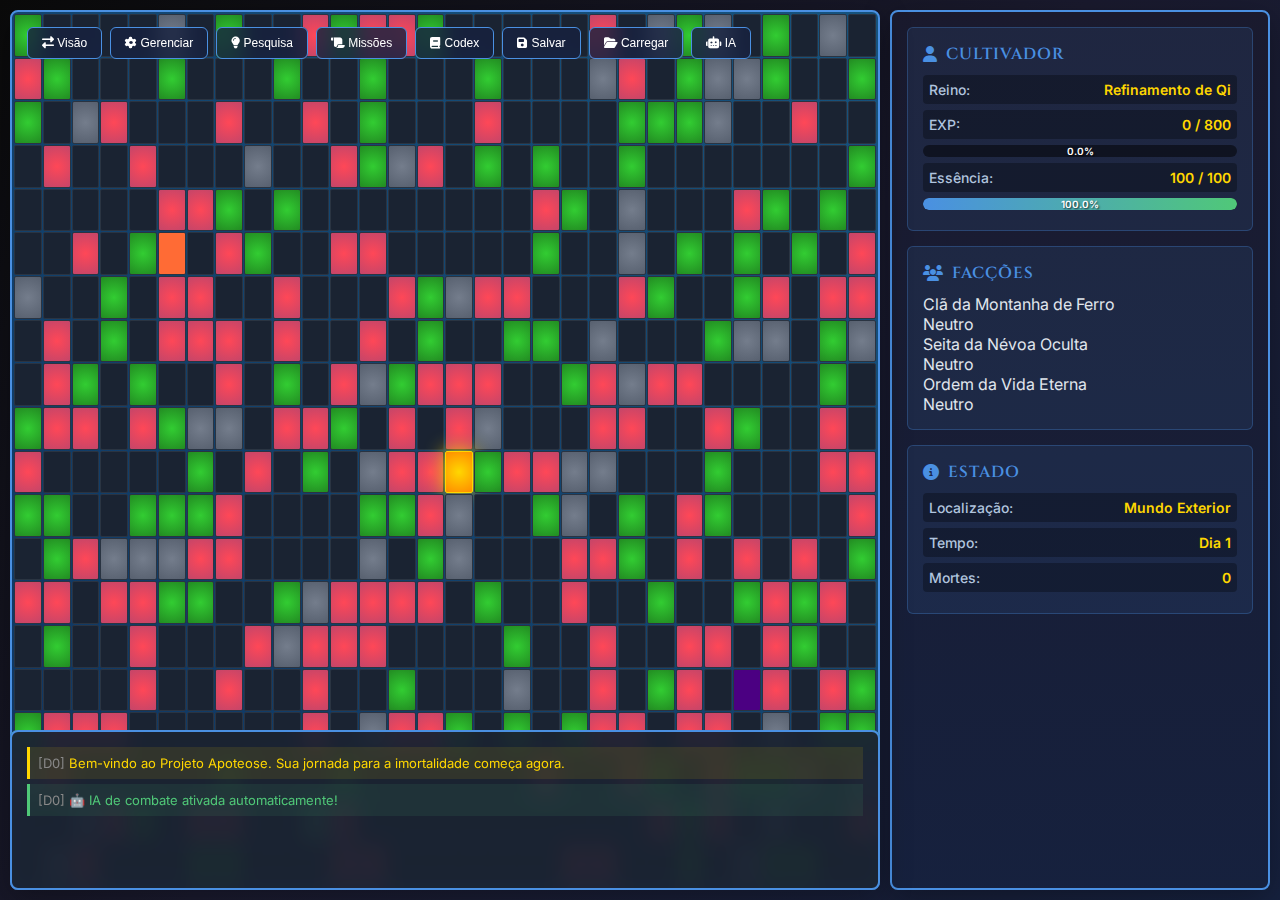
<file: index.html>
<!DOCTYPE html>
<html lang="pt-BR">
<head>
    <meta charset="UTF-8">
    <meta name="viewport" content="width=device-width, initial-scale=1.0">
    <title>Projeto Apoteose - Cultivador Imortal</title>
    <link href="https://fonts.googleapis.com/css2?family=Cinzel:wght@400;600;700&family=Inter:wght@300;400;500;600&display=swap" rel="stylesheet">
    <link rel="stylesheet" href="https://cdnjs.cloudflare.com/ajax/libs/font-awesome/6.4.0/css/all.min.css">
    <link rel="stylesheet" href="css/main.css">
</head>
<body>
    <div id="loading-screen" class="loading-screen">
        <div class="loading-spinner"></div>
        <div class="loading-text">Forjando Destinos...</div>
    </div>

    <div class="game-container">
        <div id="game-viewport">
            <div class="controls">
                <button id="toggle-view-btn" class="control-button" data-tooltip="Alterna a visão entre o Mundo Exterior e sua Abertura Imortal.">
                    <i class="fas fa-exchange-alt"></i> Visão
                </button>
                <button id="manage-aperture-btn" class="control-button" data-tooltip="Gerencie os biomas e a ecologia da sua Abertura.">
                    <i class="fas fa-cog"></i> Gerenciar
                </button>
                <button id="research-btn" class="control-button" data-tooltip="Combine Fragmentos de Insight para desbloquear Runas e forjar habilidades.">
                    <i class="fas fa-lightbulb"></i> Pesquisa
                </button>
                <button id="quests-btn" class="control-button" data-tooltip="Veja as missões disponíveis oferecidas pelas facções.">
                    <i class="fas fa-scroll"></i> Missões
                </button>
                <button id="codex-btn" class="control-button" data-tooltip="Consulte suas descobertas sobre o mundo.">
                    <i class="fas fa-book"></i> Codex
                </button>
                <button id="save-game-btn" class="control-button" data-tooltip="Salva seu progresso atual.">
                    <i class="fas fa-save"></i> Salvar
                </button>
                <button id="load-game-btn" class="control-button" data-tooltip="Carrega seu último progresso salvo.">
                    <i class="fas fa-folder-open"></i> Carregar
                </button>
                <button id="configure-ai-btn" class="control-button" data-tooltip="Configura IA de combate com sugestões inteligentes.">
                    <i class="fas fa-robot"></i> IA
                </button>
            </div>
            <div class="grid world-grid" id="world-grid"></div>
        </div>
        
        <div id="hud">
            <div class="hud-section">
                <div class="hud-title"><i class="fas fa-user"></i> Cultivador</div>
                <div class="stat-bar"><span class="stat-name">Reino:</span> <span class="stat-value" id="cultivation-realm"></span></div>
                <div class="stat-bar"><span class="stat-name">EXP:</span> <span class="stat-value" id="exp-value"></span></div>
                <div class="progress-bar"><div class="progress-fill" id="exp-bar"></div><div class="progress-text" id="exp-text"></div></div>
                <div class="stat-bar"><span class="stat-name">Essência:</span> <span class="stat-value" id="qi-value"></span></div>
                <div class="progress-bar"><div class="progress-fill" id="qi-bar"></div><div class="progress-text" id="qi-text"></div></div>
            </div>
            
            <div class="hud-section" id="aperture-hud" style="display: none;">
                <div class="hud-title"><i class="fas fa-globe-americas"></i> Abertura Imortal</div>
                <div class="stat-bar"><span class="stat-name">Tamanho:</span> <span class="stat-value" id="aperture-size"></span></div>
                <div class="stat-bar"><span class="stat-name">Taxa Temporal:</span> <span class="stat-value" id="time-rate"></span></div>
                <div class="stat-bar"><span class="stat-name">Estabilidade:</span> <span class="stat-value" id="stability-value"></span></div>
                <div class="progress-bar"><div class="progress-fill" id="stability-bar" style="background: linear-gradient(90deg, #ff4757 0%, #ffd700 50%, #50c878 100%);"></div><div class="progress-text" id="stability-text"></div></div>
                <div class="stat-bar"><span class="stat-name">Fund. Alma:</span> <span class="stat-value" id="soul-foundation"></span></div>
            </div>
            
            <div class="hud-section">
                <div class="hud-title"><i class="fas fa-users"></i> Facções</div>
                <div id="factions-display"></div>
            </div>
            
            <div class="hud-section">
                <div class="hud-title"><i class="fas fa-info-circle"></i> Estado</div>
                <div class="stat-bar"><span class="stat-name">Localização:</span> <span class="stat-value" id="location-status">Mundo Exterior</span></div>
                <div class="stat-bar"><span class="stat-name">Tempo:</span> <span class="stat-value" id="game-time">Dia 1</span></div>
                <div class="stat-bar"><span class="stat-name">Mortes:</span> <span class="stat-value" id="death-count">0</span></div>
            </div>
        </div>
    </div>

    <div id="log-panel">
        <div id="log-content"></div>
    </div>

    <div id="modal-container">
        <div class="modal" id="current-modal">
            <button id="close-modal-btn" class="close-modal">&times;</button>
            <div id="modal-content"></div>
        </div>
    </div>
    
    <script type="module" src="js/main.js"></script>
</body>
</html>
</file>
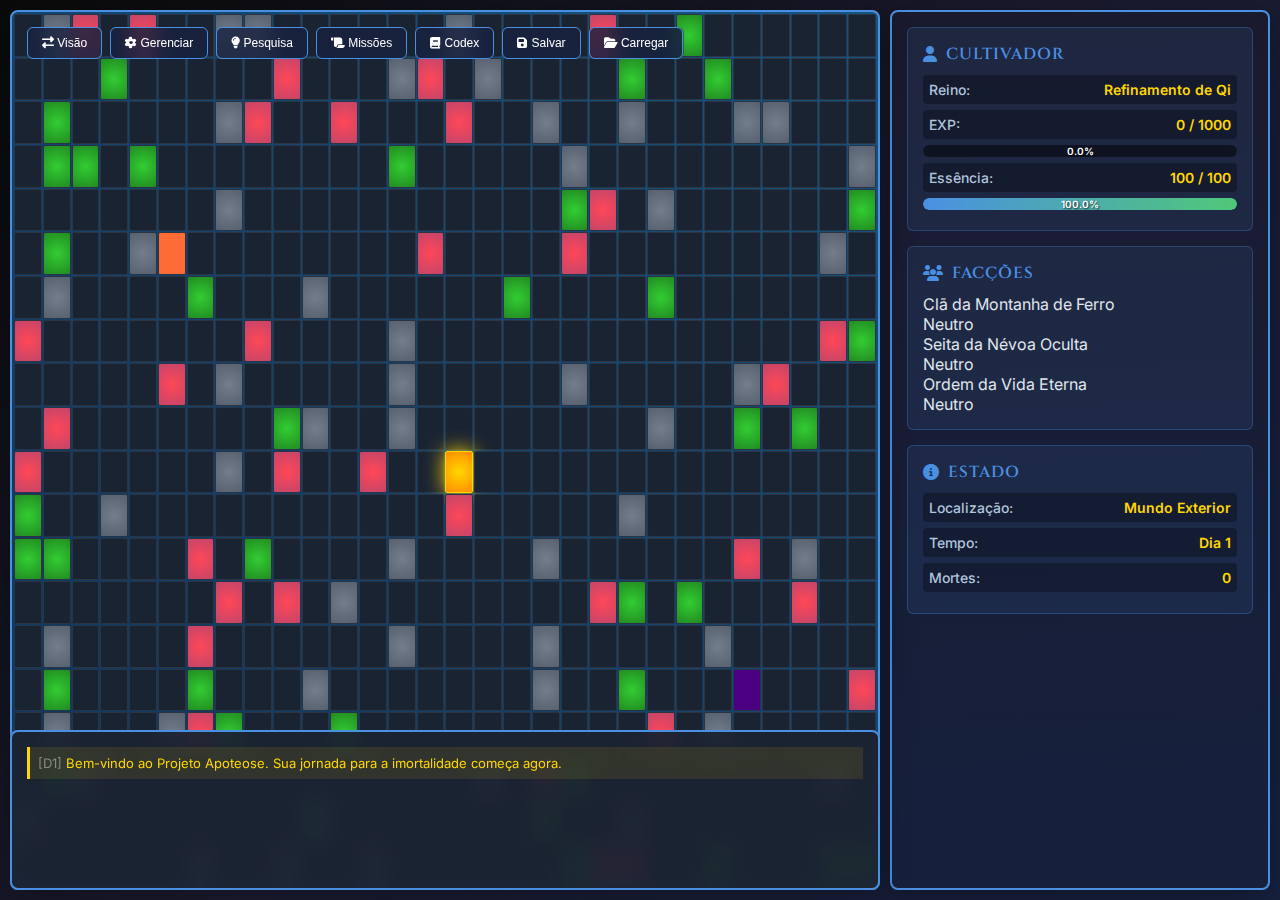
<file: cultivator_apotheosis.html>
<!DOCTYPE html>
<html lang="pt-BR">
<head>
    <meta charset="UTF-8">
    <meta name="viewport" content="width=device-width, initial-scale=1.0">
    <title>Projeto Apoteose - Cultivador Imortal</title>
    <link href="https://fonts.googleapis.com/css2?family=Cinzel:wght@400;600;700&family=Inter:wght@300;400;500;600&display=swap" rel="stylesheet">
    <link rel="stylesheet" href="https://cdnjs.cloudflare.com/ajax/libs/font-awesome/6.4.0/css/all.min.css">
    <style>
        :root {
            --primary-bg: linear-gradient(135deg, #0a0a0a 0%, #1a1a2e 50%, #16213e 100%);
            --secondary-bg: linear-gradient(180deg, rgba(26, 26, 46, 0.95) 0%, rgba(22, 33, 62, 0.95) 100%);
            --accent-color: #4a90e2;
            --gold-color: #ffd700;
            --danger-color: #ff4757;
            --success-color: #50c878;
            --text-primary: #e0e6ed;
            --text-secondary: #b0c4de;
            --border-radius: 8px;
            --transition: all 0.3s cubic-bezier(0.4, 0, 0.2, 1);
        }
        
        * { margin: 0; padding: 0; box-sizing: border-box; }
        
        body {
            font-family: 'Inter', sans-serif;
            background: var(--primary-bg);
            color: var(--text-primary);
            overflow: hidden;
            height: 100vh;
            user-select: none;
        }
        
        .game-container {
            display: flex;
            height: 100vh;
            width: 100vw;
            gap: 10px;
            padding: 10px;
        }
        
        #game-viewport {
            flex: 1;
            background: linear-gradient(45deg, #0f3460 0%, #16537e 100%);
            position: relative;
            border: 2px solid var(--accent-color);
            border-radius: var(--border-radius);
            overflow: hidden;
            box-shadow: 0 8px 32px rgba(0, 0, 0, 0.3);
        }
        
        .grid {
            display: grid;
            height: 100%;
            width: 100%;
            gap: 1px;
            padding: 2px;
        }
        
        .world-grid { grid-template-columns: repeat(30, 1fr); grid-template-rows: repeat(20, 1fr); }
        .aperture-grid { grid-template-columns: repeat(15, 1fr); grid-template-rows: repeat(15, 1fr); }
        
        .grid-cell {
            background: #1a2332;
            border: 1px solid #2a3442;
            transition: var(--transition);
            position: relative;
            cursor: pointer;
            border-radius: 2px;
        }
        
        .grid-cell:hover {
            border-color: var(--accent-color);
            box-shadow: inset 0 0 10px rgba(74, 144, 226, 0.3);
            transform: scale(1.05);
            z-index:10;
        }
        
        .player-position {
            background: radial-gradient(circle, var(--gold-color) 0%, #ff8c00 100%);
            box-shadow: 0 0 20px var(--gold-color);
            animation: pulse 2s infinite;
            border-color: var(--gold-color) !important;
        }
        
        @keyframes pulse {
            0%, 100% { opacity: 1; transform: scale(1); }
            50% { opacity: 0.8; transform: scale(1.05); }
        }
        
        .aperture-manifested {
            background: radial-gradient(circle, #9370db 0%, #4b0082 100%);
            box-shadow: 0 0 15px #9370db;
            animation: apertureGlow 3s infinite;
        }
        
        @keyframes apertureGlow {
            0%, 100% { box-shadow: 0 0 15px #9370db; }
            50% { box-shadow: 0 0 25px #9370db, 0 0 35px #9370db; }
        }
        
        .enemy-cell { background: radial-gradient(circle, var(--danger-color) 0%, #c44569 100%); }
        .resource-cell { background: radial-gradient(circle, #32cd32 0%, #228b22 100%); }
        .faction-cell { background: radial-gradient(circle, #ff6b35 0%, #f7931e 100%); }
        .ruin-cell { background: radial-gradient(circle, #747d8c, #57606f); }
        
        .biome-volcanic { background: linear-gradient(45deg, #ff4757, #ff6b35); }
        .biome-forest { background: linear-gradient(45deg, #2ed573, #1e90ff); }
        .biome-desert { background: linear-gradient(45deg, #ffa502, #ff6348); }
        .biome-ocean { background: linear-gradient(45deg, #3742fa, #2f3542); }
        .biome-mountain { background: linear-gradient(45deg, #747d8c, #57606f); }
        .biome-corrupted { background: linear-gradient(45deg, #9370db, #4b0082); }
        .biome-sacred { background: linear-gradient(45deg, #ffd700, #fffacd); }
        .fissure-cell { animation: fissureCrack 0.5s infinite alternate; }
        
        @keyframes fissureCrack {
            from { box-shadow: inset 0 0 15px #ff00ff, 0 0 5px #ff00ff; }
            to { box-shadow: inset 0 0 25px #ff00ff, 0 0 10px #ff00ff; }
        }
        
        #hud {
            width: 380px;
            background: var(--secondary-bg);
            border: 2px solid var(--accent-color);
            border-radius: var(--border-radius);
            padding: 15px;
            overflow-y: auto;
            box-shadow: 0 8px 32px rgba(0, 0, 0, 0.3);
            display: flex;
            flex-direction: column;
            gap: 15px;
        }
        
        .hud-section {
            padding: 15px;
            background: rgba(74, 144, 226, 0.1);
            border-radius: 6px;
            border: 1px solid rgba(74, 144, 226, 0.3);
            transition: var(--transition);
        }
        
        .hud-section:hover {
            background: rgba(74, 144, 226, 0.15);
            transform: translateY(-2px);
        }
        
        .hud-title {
            font-family: 'Cinzel', serif;
            font-size: 16px;
            font-weight: 600;
            color: var(--accent-color);
            margin-bottom: 10px;
            text-transform: uppercase;
            letter-spacing: 1px;
            display: flex;
            align-items: center;
            gap: 8px;
        }
        
        .stat-bar {
            display: flex;
            justify-content: space-between;
            align-items: center;
            margin: 6px 0;
            padding: 6px;
            background: rgba(0, 0, 0, 0.3);
            border-radius: 4px;
        }
        
        .stat-name { color: var(--text-secondary); font-weight: 500; font-size: 14px; }
        .stat-value { color: var(--gold-color); font-weight: 600; font-size: 14px; }
        
        .progress-bar {
            width: 100%; 
            height: 12px; 
            background: rgba(0, 0, 0, 0.5);
            border-radius: 6px; 
            overflow: hidden; 
            margin: 5px 0; 
            position: relative;
        }
        
        .progress-fill { 
            height: 100%; 
            background: linear-gradient(90deg, var(--accent-color) 0%, var(--success-color) 100%); 
            transition: width 0.5s ease; 
            border-radius: 5px; 
        }
        
        .progress-text {
            position: absolute; 
            top: 50%; 
            left: 50%;
            transform: translate(-50%, -50%);
            font-size: 10px; 
            font-weight: 600; 
            color: white;
            text-shadow: 1px 1px 2px rgba(0, 0, 0, 0.8);
        }
        
        #log-panel {
            position: absolute; 
            bottom: 10px; 
            left: 10px; 
            right: 400px;
            height: 160px; 
            background: rgba(26, 35, 50, 0.95);
            border: 2px solid var(--accent-color); 
            border-radius: var(--border-radius);
            padding: 15px; 
            overflow-y: auto; 
            font-size: 13px;
            backdrop-filter: blur(10px); 
            z-index: 500;
        }
        
        .log-entry {
            margin-bottom: 5px; 
            padding: 8px;
            border-left: 3px solid var(--accent-color);
            background: rgba(0, 0, 0, 0.2);
            animation: logFadeIn 0.3s ease;
        }
        
        @keyframes logFadeIn {
            from { opacity: 0; transform: translateX(-20px); }
            to { opacity: 1; transform: translateX(0); }
        }
        
        .log-important { border-left-color: var(--gold-color); color: var(--gold-color); background: rgba(255, 215, 0, 0.1); }
        .log-danger { border-left-color: var(--danger-color); color: var(--danger-color); background: rgba(255, 71, 87, 0.1); }
        .log-success { border-left-color: var(--success-color); color: var(--success-color); background: rgba(80, 200, 120, 0.1); }
        
        #modal-container {
            position: fixed; 
            top: 0; 
            left: 0; 
            width: 100%; 
            height: 100%;
            background: rgba(0, 0, 0, 0.8); 
            display: none;
            justify-content: center; 
            align-items: center; 
            z-index: 1000;
            backdrop-filter: blur(5px);
        }
        
        .modal {
            background: var(--secondary-bg); 
            border: 3px solid var(--accent-color);
            border-radius: 12px; 
            padding: 30px; 
            width: 90%; 
            max-width: 800px;
            max-height: 90%; 
            overflow-y: auto; 
            position: relative;
            box-shadow: 0 20px 60px rgba(0, 0, 0, 0.5);
            animation: modalSlideIn 0.3s ease;
        }
        
        @keyframes modalSlideIn {
            from { opacity: 0; transform: scale(0.8) translateY(-50px); }
            to { opacity: 1; transform: scale(1) translateY(0); }
        }
        
        .modal-title {
            font-family: 'Cinzel', serif; 
            font-size: 28px; 
            color: var(--accent-color);
            margin-bottom: 20px; 
            text-align: center; 
            text-transform: uppercase;
        }
        
        .close-modal {
            position: absolute; 
            top: 15px; 
            right: 20px; 
            background: none;
            border: none; 
            color: var(--danger-color); 
            font-size: 28px;
            cursor: pointer; 
            transition: var(--transition);
        }
        
        .close-modal:hover { color: #ff1e39; transform: scale(1.1); }
        
        .button {
            background: linear-gradient(45deg, var(--accent-color) 0%, #357abd 100%);
            border: none; 
            color: white; 
            padding: 10px 20px;
            border-radius: 6px; 
            cursor: pointer; 
            font-weight: 600;
            text-transform: uppercase; 
            letter-spacing: 1px;
            transition: var(--transition); 
            margin: 5px;
            font-size: 14px; 
            position: relative; 
            overflow: hidden;
        }
        
        .button:hover {
            transform: translateY(-2px);
            box-shadow: 0 8px 25px rgba(74, 144, 226, 0.4);
        }
        
        .button:disabled { background: #555; cursor: not-allowed; transform: none; box-shadow: none; }
        
        .button-danger {
            background: linear-gradient(45deg, var(--danger-color) 0%, #c44569 100%);
        }
        
        .button-danger:hover {
            background: linear-gradient(45deg, #c44569 0%, #a73e5c 100%);
            box-shadow: 0 8px 25px rgba(255, 71, 87, 0.4);
        }
        
        .button-success {
            background: linear-gradient(45deg, var(--success-color) 0%, #2ed573 100%);
        }
        
        .button-success:hover {
            background: linear-gradient(45deg, #2ed573 0%, #20bf6b 100%);
            box-shadow: 0 8px 25px rgba(80, 200, 120, 0.4);
        }
        
        .controls {
            position: absolute; 
            top: 15px; 
            left: 15px; 
            z-index: 100;
            display: flex; 
            flex-wrap: wrap; 
            gap: 8px;
        }
        
        .control-button {
            background: rgba(22, 33, 62, 0.8); 
            border: 1px solid var(--accent-color);
            color: white; 
            padding: 8px 14px; 
            border-radius: 6px;
            cursor: pointer; 
            font-size: 12px; 
            font-weight: 500;
            transition: var(--transition); 
            backdrop-filter: blur(10px);
        }
        
        .control-button:hover {
            background: var(--accent-color); 
            transform: translateY(-2px);
            box-shadow: 0 4px 15px rgba(74, 144, 226, 0.3);
        }
        
        .control-button.active { background: var(--gold-color); color: black; }
        
        .loading-screen {
            position: fixed; 
            top: 0; 
            left: 0; 
            width: 100%; 
            height: 100%;
            background: var(--primary-bg); 
            display: flex; 
            flex-direction: column;
            justify-content: center; 
            align-items: center; 
            z-index: 2000;
        }
        
        .loading-spinner {
            width: 60px; 
            height: 60px;
            border: 4px solid rgba(74, 144, 226, 0.3);
            border-top: 4px solid var(--accent-color);
            border-radius: 50%; 
            animation: spin 1s linear infinite; 
            margin-bottom: 20px;
        }
        
        @keyframes spin { from { transform: rotate(0deg); } to { transform: rotate(360deg); } }
        
        .loading-text { 
            font-family: 'Cinzel', serif; 
            font-size: 24px; 
            color: var(--accent-color); 
        }
        
        /* Tooltip */
        [data-tooltip] { position: relative; }
        
        [data-tooltip]:before {
            content: attr(data-tooltip);
            position: absolute;
            bottom: 110%;
            left: 50%;
            transform: translateX(-50%);
            padding: 8px 12px;
            background-color: #0a0a0a;
            color: var(--text-primary);
            border: 1px solid var(--accent-color);
            border-radius: 6px;
            font-size: 12px;
            white-space: pre-wrap;
            z-index: 1000;
            opacity: 0;
            visibility: hidden;
            transition: opacity 0.2s, visibility 0.2s;
            pointer-events: none;
            width: max-content;
            max-width: 300px;
        }
        
        [data-tooltip]:hover:before {
            opacity: 1;
            visibility: visible;
        }
        
        /* Research System */
        .research-grid {
            display: grid;
            grid-template-columns: repeat(5, 1fr);
            gap: 10px;
            margin-bottom: 20px;
        }
        
        .research-node {
            padding: 10px;
            border: 1px solid var(--accent-color);
            border-radius: var(--border-radius);
            text-align: center;
            cursor: pointer;
            transition: var(--transition);
            background: rgba(74, 144, 226, 0.1);
        }
        
        .research-node.unlocked {
            background: rgba(80, 200, 120, 0.2);
        }
        
        .research-node:hover {
            transform: translateY(-3px);
            box-shadow: 0 5px 15px rgba(74, 144, 226, 0.3);
        }
        
        .rune-slot {
            width: 100px;
            height: 100px;
            border: 2px dashed var(--accent-color);
            border-radius: var(--border-radius);
            display: flex;
            align-items: center;
            justify-content: center;
            margin: 10px;
            transition: var(--transition);
            background: rgba(0, 0, 0, 0.2);
        }
        
        .rune-slot.highlight {
            border-color: var(--gold-color);
            box-shadow: 0 0 15px var(--gold-color);
        }
        
        .rune-combiner {
            display: flex;
            justify-content: center;
            gap: 20px;
            margin: 20px 0;
        }
        
        .draggable-rune {
            padding: 8px 12px;
            border: 1px solid var(--accent-color);
            border-radius: 6px;
            background: rgba(74, 144, 226, 0.2);
            cursor: grab;
            user-select: none;
            transition: var(--transition);
        }
        
        .draggable-rune:hover {
            background: rgba(74, 144, 226, 0.4);
            transform: translateY(-2px);
        }
        
        /* Responsive */
        @media (max-width: 1200px) {
            .game-container { flex-direction: column; }
            #hud { width: 100%; height: 400px; flex-direction: row; flex-wrap: wrap; justify-content: space-around; }
            #log-panel { right: 10px; left: 10px; height: 120px; }
        }
        
        @media (max-width: 768px) {
            .controls { position: relative; left: 0; top: 0; margin-bottom: 10px; }
            .world-grid { grid-template-columns: repeat(20, 1fr); }
            .modal { padding: 20px; }
            #hud { height: auto; }
        }
    </style>
</head>
<body>
    <div id="loading-screen" class="loading-screen">
        <div class="loading-spinner"></div>
        <div class="loading-text">Forjando Destinos...</div>
    </div>

    <div class="game-container">
        <div id="game-viewport">
            <div class="controls">
                <button class="control-button" onclick="toggleView()" data-tooltip="Alterna a visão entre o Mundo Exterior e sua Abertura Imortal.">
                    <i class="fas fa-exchange-alt"></i> Visão
                </button>
                <button class="control-button" onclick="showApertureManagement()" data-tooltip="Gerencie os biomas e a ecologia da sua Abertura.">
                    <i class="fas fa-cog"></i> Gerenciar
                </button>
                <button class="control-button" onclick="showResearch()" data-tooltip="Combine Fragmentos de Insight para desbloquear Runas e forjar habilidades.">
                    <i class="fas fa-lightbulb"></i> Pesquisa
                </button>
                <button class="control-button" onclick="showQuests()" data-tooltip="Veja as missões disponíveis oferecidas pelas facções.">
                    <i class="fas fa-scroll"></i> Missões
                </button>
                <button class="control-button" onclick="showCodex()" data-tooltip="Consulte suas descobertas sobre o mundo.">
                    <i class="fas fa-book"></i> Codex
                </button>
                <button class="control-button" onclick="saveGame()" data-tooltip="Salva seu progresso atual.">
                    <i class="fas fa-save"></i> Salvar
                </button>
                <button class="control-button" onclick="loadGame()" data-tooltip="Carrega seu último progresso salvo.">
                    <i class="fas fa-folder-open"></i> Carregar
                </button>
            </div>
            <div class="grid world-grid" id="world-grid"></div>
        </div>
        
        <div id="hud">
            <div class="hud-section">
                <div class="hud-title"><i class="fas fa-user"></i> Cultivador</div>
                <div class="stat-bar"><span class="stat-name">Reino:</span> <span class="stat-value" id="cultivation-realm"></span></div>
                <div class="stat-bar"><span class="stat-name">EXP:</span> <span class="stat-value" id="exp-value"></span></div>
                <div class="progress-bar"><div class="progress-fill" id="exp-bar"></div><div class="progress-text" id="exp-text"></div></div>
                <div class="stat-bar"><span class="stat-name">Essência:</span> <span class="stat-value" id="qi-value"></span></div>
                <div class="progress-bar"><div class="progress-fill" id="qi-bar"></div><div class="progress-text" id="qi-text"></div></div>
            </div>
            
            <div class="hud-section" id="aperture-hud" style="display: none;">
                <div class="hud-title"><i class="fas fa-globe-americas"></i> Abertura Imortal</div>
                <div class="stat-bar"><span class="stat-name">Tamanho:</span> <span class="stat-value" id="aperture-size"></span></div>
                <div class="stat-bar"><span class="stat-name">Taxa Temporal:</span> <span class="stat-value" id="time-rate"></span></div>
                <div class="stat-bar"><span class="stat-name">Estabilidade:</span> <span class="stat-value" id="stability-value"></span></div>
                <div class="progress-bar"><div class="progress-fill" id="stability-bar" style="background: linear-gradient(90deg, #ff4757 0%, #ffd700 50%, #50c878 100%);"></div><div class="progress-text" id="stability-text"></div></div>
                <div class="stat-bar"><span class="stat-name">Fund. Alma:</span> <span class="stat-value" id="soul-foundation"></span></div>
            </div>
            
            <div class="hud-section">
                <div class="hud-title"><i class="fas fa-users"></i> Facções</div>
                <div id="factions-display"></div>
            </div>
            
            <div class="hud-section">
                <div class="hud-title"><i class="fas fa-info-circle"></i> Estado</div>
                <div class="stat-bar"><span class="stat-name">Localização:</span> <span class="stat-value" id="location-status">Mundo Exterior</span></div>
                <div class="stat-bar"><span class="stat-name">Tempo:</span> <span class="stat-value" id="game-time">Dia 1</span></div>
                <div class="stat-bar"><span class="stat-name">Mortes:</span> <span class="stat-value" id="death-count">0</span></div>
            </div>
        </div>
    </div>

    <div id="log-panel">
        <div id="log-content"></div>
    </div>

    <div id="modal-container">
        <div class="modal" id="current-modal">
            <button class="close-modal" onclick="closeModal()">&times;</button>
            <div id="modal-content"></div>
        </div>
    </div>
    
    <script>
        // ===== GAME DATA =====
        const GameData = {
            realms: [
                { 
                    name: "Refinamento de Qi", 
                    expToNext: 1000, 
                    maxQi: 100,
                    unlocks: [],
                    description: "O estágio inicial da jornada de cultivo, onde o cultivador aprende a manipular a energia Qi básica."
                },
                { 
                    name: "Estabelecimento da Fundação", 
                    expToNext: 5000, 
                    maxQi: 250,
                    unlocks: ["aperture"],
                    description: "O cultivador fortalece sua base espiritual, preparando-se para criar sua própria Abertura Imortal."
                },
                { 
                    name: "Núcleo Dourado", 
                    expToNext: 25000, 
                    maxQi: 1000,
                    unlocks: ["advanced_aperture"],
                    description: "A energia Qi condensa-se em um núcleo dourado no centro do corpo espiritual."
                },
                { 
                    name: "Alma Nascente", 
                    expToNext: 100000, 
                    maxQi: 5000,
                    unlocks: ["subordinates"],
                    description: "A alma do cultivador desperta e ganha consciência própria."
                },
                { 
                    name: "Imortal Ascendente", 
                    expToNext: Infinity, 
                    maxQi: 20000,
                    unlocks: ["grotto_heaven"],
                    description: "O cultivador transcende as limitações mortais e alcança a imortalidade."
                }
            ],
            
            runes: {
                base: [
                    { id: 'b1', name: 'Pulso de Força', tags: ['força'], power: 10, cost: 5 },
                    { id: 'b2', name: 'Bola de Fogo', tags: ['fogo', 'projétil'], power: 15, cost: 8, insight: 'i1' },
                    { id: 'b3', name: 'Lança de Gelo', tags: ['água', 'frio', 'projétil'], power: 15, cost: 8, insight: 'i2' },
                    { id: 'b4', name: 'Toque Curativo', tags: ['vida', 'luz'], power: -20, cost: 12 }
                ],
                
                modifier: [
                    { id: 'm1', name: 'Explosivo', tags: ['aoe'], powerMult: 1.5, costMult: 1.8 },
                    { id: 'm2', name: 'Em Cadeia', tags: ['multi-alvo'], powerMult: 0.7, maxTargets: 3, costMult: 2.0 },
                    { id: 'm3', name: 'Drenar Vida', tags: ['sangue'], powerMult: 0.8, lifesteal: 0.2, costMult: 1.5 }
                ],
                
                vector: [
                    { id: 'v1', name: 'Projétil', tags: ['distância'], costMult: 1.0 },
                    { id: 'v2', name: 'Aura', tags: ['pessoal', 'aoe'], costMult: 2.5 },
                    { id: 'v3', name: 'Feixe', tags: ['canalizado'], costMult: 1.8 }
                ],
                
                trigger: [
                    { id: 't1', name: 'Ao Ser Atingido', tags: ['reativo'], costMult: 1.2 },
                    { id: 't2', name: 'Na Morte do Alvo', tags: ['consequência'], costMult: 1.1 }
                ]
            },
            
            insights: [
                { id: 'i1', name: 'Princípio do Calor', source: 'dissect_fire_beast', unlocks: 'b2', description: "O conhecimento fundamental da essência do fogo." },
                { id: 'i2', name: 'Princípio da Geada', source: 'meditate_glacier', unlocks: 'b3', description: "A compreensão da natureza do frio e do gelo." },
                { id: 'i3', name: 'Essência Vital', source: 'cultivate_life_plant', unlocks: 'b4', description: "O entendimento da energia vital presente em todas as coisas." },
                { id: 'i4', name: 'Vórtice de Força', source: 'study_force_rune', unlocks: 'b1', description: "A manipulação da energia bruta em forma de força." }
            ],
            
            enemies: [
                { id: 'e1', name: 'Lobo Espiritual', hp: 50, power: 10, loot: [{ item: 'insight_fragment', chance: 0.1, type: 'i_beast' }] },
                { id: 'e2', name: 'Salamandra de Fogo', hp: 80, power: 20, loot: [
                    { item: 'dao_mark', type: 'fogo', amount: 1, chance: 0.5 }, 
                    { item: 'insight_fragment', chance: 0.2, type: 'i1' }
                ]},
                { id: 'e3', name: 'Guardião das Geadas', hp: 120, power: 30, loot: [
                    { item: 'dao_mark', type: 'gelo', amount: 1, chance: 0.5 }, 
                    { item: 'insight_fragment', chance: 0.3, type: 'i2' }
                ]}
            ],
            
            flora: [
                { id: 'f1', name: 'Erva Espiritual Comum', biome: 'forest', growthTime: 10, resource: 'qi', amount: 5 },
                { id: 'f2', name: 'Flor da Chama Dançante', biome: 'volcanic', growthTime: 20, resource: 'dao_mark', type: 'fogo', amount: 1 },
                { id: 'f3', name: 'Lótus Gélido', biome: 'mountain', growthTime: 25, resource: 'dao_mark', type: 'gelo', amount: 1 }
            ],
            
            fauna: [
                { id: 'fa1', name: 'Coelho de Jade', type: 'herbivore', consumes: 'f1', reproducesIn: 20, resource: 'qi', amount: 10 },
                { id: 'fa2', name: 'Leão de Fogo', type: 'carnivore', consumes: 'fa1', reproducesIn: 50, resource: 'dao_mark', type: 'fogo', amount: 5 },
                { id: 'fa3', name: 'Fênix de Gelo', type: 'carnivore', consumes: 'fa1', reproducesIn: 60, resource: 'dao_mark', type: 'gelo', amount: 5 }
            ],
            
            biomes: [
                { id: 'forest', name: 'Floresta Espiritual', color: '#2ed573', description: "Uma floresta repleta de energia vital e flora espiritual." },
                { id: 'volcanic', name: 'Montanhas Vulcânicas', color: '#ff6b35', description: "Terras áridas dominadas por vulcões e energia ígnea." },
                { id: 'mountain', name: 'Picos Gélidos', color: '#a0d2eb', description: "Montanhas cobertas de neve eterna e energia glacial." },
                { id: 'desert', name: 'Deserto da Alma', color: '#ffa502', description: "Uma vastidão árida que testa a resistência espiritual." },
                { id: 'ocean', name: 'Oceano Primordial', color: '#3742fa', description: "Águas profundas contendo segredos ancestrais." }
            ]
        };

        // ===== GAME STATE =====
        let gameState = {
            version: 3.0,
            player: {
                realmIndex: 0,
                exp: 0,
                qi: 100,
                position: { x: 15, y: 10 },
                inventory: {
                    spiritStones: 50,
                    fireFragments: 3,
                    iceFragments: 2
                },
                discoveredInsights: ['i1', 'i4'],
                unlockedRunes: ['b1', 'b4', 'm1', 'v1'],
                craftedAbilities: [],
                daoMarks: {
                    fire: 5,
                    ice: 3,
                    life: 8
                }
            },
            
            aperture: {
                unlocked: false,
                size: 15,
                timeRate: 1.0,
                stability: 100,
                soulFoundation: 1000,
                grid: [],
                flora: [
                    { id: 'f1', position: {x: 3, y: 4}, growthProgress: 8 },
                    { id: 'f2', position: {x: 7, y: 2}, growthProgress: 15 }
                ],
                fauna: [
                    { id: 'fa1', position: {x: 5, y: 8}, health: 100, reproductionProgress: 12 }
                ],
                fissures: []
            },
            
            world: {
                sizeX: 30,
                sizeY: 20,
                currentView: 'external',
                grid: [],
                apertureManifested: null
            },
            
            factions: [
                { id: 1, name: 'Clã da Montanha de Ferro', power: 100, position: {x: 5, y: 5}, goal: 'dominance', color: '#ff6b35', relation: 0 },
                { id: 2, name: 'Seita da Névoa Oculta', power: 80, position: {x: 25, y: 15}, goal: 'wealth', color: '#4b0082', relation: 0 },
                { id: 3, name: 'Ordem da Vida Eterna', power: 120, position: {x: 10, y: 18}, goal: 'knowledge', color: '#50c878', relation: 20 }
            ],
            
            quests: [],
            time: { day: 1, tick: 0 },
            deaths: 0,
            soulWounded: false
        };

        // ===== GAME INITIALIZATION =====
        window.onload = function() {
            initGame();
            document.getElementById('loading-screen').style.display = 'none';
        };

        function initGame() {
            if (localStorage.getItem('apoteose_save_v3')) {
                loadGame();
            } else {
                generateWorld();
                generateQuests();
                log('Bem-vindo ao Projeto Apoteose. Sua jornada para a imortalidade começa agora.', 'important');
            }
            render();
            startGameLoop();
        }

        function generateWorld() {
            // Generate external world
            for (let y = 0; y < gameState.world.sizeY; y++) {
                for (let x = 0; x < gameState.world.sizeX; x++) {
                    const type = Math.random() > 0.8 ? ['enemy', 'resource', 'ruin'][Math.floor(Math.random() * 3)] : 'empty';
                    gameState.world.grid[y * gameState.world.sizeX + x] = { type };
                }
            }
            
            // Generate aperture grid
            for (let i = 0; i < gameState.aperture.size * gameState.aperture.size; i++) {
                gameState.aperture.grid[i] = { 
                    biome: ['forest', 'volcanic', 'mountain'][Math.floor(Math.random() * 3)]
                };
            }
            
            // Place factions
            gameState.factions.forEach(faction => {
                const index = faction.position.y * gameState.world.sizeX + faction.position.x;
                gameState.world.grid[index].faction = faction.id;
            });
        }

        function generateQuests() {
            gameState.quests = [
                {
                    id: 'q1',
                    title: 'Caçada ao Lobo Espiritual',
                    description: 'Elimine 3 Lobos Espirituais nas Montanhas do Oeste',
                    type: 'hunt',
                    target: 'e1',
                    amount: 3,
                    reward: { spiritStones: 100, exp: 500 },
                    completed: 0,
                    faction: 1
                },
                {
                    id: 'q2',
                    title: 'Coleta de Ervas Espirituais',
                    description: 'Colete 5 Ervas Espirituais na Floresta Ancestral',
                    type: 'gather',
                    target: 'f1',
                    amount: 5,
                    reward: { daoMarks: { life: 3 }, exp: 300 },
                    completed: 0,
                    faction: 3
                }
            ];
        }

        // ===== GAME LOOP =====
        let lastTime = 0;
        const TICK_RATE = 1000; // 1 tick per second
        
        function startGameLoop() {
            requestAnimationFrame(gameLoop);
        }
        
        function gameLoop(timestamp) {
            if (!lastTime) lastTime = timestamp;
            const deltaTime = timestamp - lastTime;
            
            if (deltaTime >= TICK_RATE) {
                lastTime = timestamp;
                updateGame();
            }
            
            requestAnimationFrame(gameLoop);
        }
        
        function updateGame() {
            gameState.time.tick++;
            
            // Daily update
            if (gameState.time.tick >= 100) {
                gameState.time.tick = 0;
                gameState.time.day++;
                log(`Um novo dia amanhece. É o Dia ${gameState.time.day}.`);
                handleDailyEvents();
            }
            
            // Update aperture ecology
            if (gameState.aperture.unlocked) {
                updateApertureEcology();
            }
            
            // Update factions
            updateFactions();
            
            render();
        }
        
        function handleDailyEvents() {
            // Resource regeneration
            if (Math.random() > 0.3) {
                log("A energia espiritual do mundo se renovou.", 'success');
            }
            
            // Random events
            const events = [
                "Uma brisa espiritual carregada de energia positiva flui pela região.",
                "Mercadores viajantes chegaram à vila próxima com itens raros.",
                "Uma anomalia espacial foi detectada nas montanhas ao norte.",
                "Um antigo pergaminho de técnicas foi descoberto em ruínas próximas."
            ];
            
            if (Math.random() > 0.7) {
                log(events[Math.floor(Math.random() * events.length)], 'important');
            }
        }
        
        function updateApertureEcology() {
            // Update flora growth
            gameState.aperture.flora.forEach(plant => {
                plant.growthProgress++;
                if (plant.growthProgress >= GameData.flora.find(p => p.id === plant.id).growthTime) {
                    log(`${GameData.flora.find(p => p.id === plant.id).name} está pronta para colheita na Abertura!`, 'success');
                }
            });
            
            // Update fauna reproduction
            gameState.aperture.fauna.forEach(animal => {
                animal.reproductionProgress++;
                const species = GameData.fauna.find(a => a.id === animal.id);
                if (animal.reproductionProgress >= species.reproducesIn) {
                    animal.reproductionProgress = 0;
                    
                    // Find an empty spot for the offspring
                    const emptyCells = [];
                    for (let y = 0; y < gameState.aperture.size; y++) {
                        for (let x = 0; x < gameState.aperture.size; x++) {
                            const index = y * gameState.aperture.size + x;
                            if (!gameState.aperture.grid[index].fauna) {
                                emptyCells.push({x, y});
                            }
                        }
                    }
                    
                    if (emptyCells.length > 0) {
                        const spot = emptyCells[Math.floor(Math.random() * emptyCells.length)];
                        gameState.aperture.fauna.push({
                            id: animal.id,
                            position: spot,
                            health: 100,
                            reproductionProgress: 0
                        });
                        log(`Um novo ${species.name} nasceu na sua Abertura!`, 'success');
                    }
                }
            });
            
            // Update fissures
            if (gameState.aperture.stability < 80 && Math.random() > 0.8) {
                createFissure();
            }
        }
        
        function createFissure() {
            const x = Math.floor(Math.random() * gameState.aperture.size);
            const y = Math.floor(Math.random() * gameState.aperture.size);
            const index = y * gameState.aperture.size + x;
            
            gameState.aperture.fissures.push({x, y});
            gameState.aperture.grid[index].fissure = true;
            log(`Uma fissura espiritual apareceu na sua Abertura em (${x}, ${y})!`, 'danger');
        }
        
        function updateFactions() {
            // Simple faction behavior
            gameState.factions.forEach(faction => {
                if (Math.random() > 0.7) {
                    faction.power += Math.floor(Math.random() * 5) - 2;
                    faction.power = Math.max(10, faction.power);
                }
                
                if (faction.relation < 50 && Math.random() > 0.8) {
                    faction.relation += Math.floor(Math.random() * 3);
                }
            });
        }

        // ===== GAME RENDERING =====
        function render() {
            renderGrid();
            updateHUD();
        }
        
        function renderGrid() {
            const gridContainer = document.getElementById('world-grid');
            gridContainer.innerHTML = '';
            
            const isExternal = gameState.world.currentView === 'external';
            const gridData = isExternal ? gameState.world.grid : gameState.aperture.grid;
            const sizeX = isExternal ? gameState.world.sizeX : gameState.aperture.size;
            const sizeY = isExternal ? gameState.world.sizeY : gameState.aperture.size;
            
            gridContainer.className = `grid ${isExternal ? 'world-grid' : 'aperture-grid'}`;
            gridContainer.style.gridTemplateColumns = `repeat(${sizeX}, 1fr)`;
            gridContainer.style.gridTemplateRows = `repeat(${sizeY}, 1fr)`;
            
            for (let y = 0; y < sizeY; y++) {
                for (let x = 0; x < sizeX; x++) {
                    const cell = document.createElement('div');
                    cell.className = 'grid-cell';
                    cell.dataset.x = x;
                    cell.dataset.y = y;
                    cell.onclick = () => cellClickHandler(x, y);
                    
                    const cellData = gridData[y * sizeX + x];
                    
                    if (isExternal) {
                        // World view
                        if (cellData.type === 'enemy') cell.classList.add('enemy-cell');
                        if (cellData.type === 'resource') cell.classList.add('resource-cell');
                        if (cellData.type === 'ruin') cell.classList.add('ruin-cell');
                        
                        if (gameState.player.position.x === x && gameState.player.position.y === y) {
                            cell.classList.add('player-position');
                        }
                        
                        // Factions
                        gameState.factions.forEach(faction => {
                            if (faction.position.x === x && faction.position.y === y) {
                                cell.classList.add('faction-cell');
                                cell.style.background = faction.color;
                            }
                        });
                    } else {
                        // Aperture view
                        if (cellData.biome) {
                            const biome = GameData.biomes.find(b => b.id === cellData.biome);
                            if (biome) {
                                cell.classList.add(`biome-${biome.id}`);
                            }
                        }
                        
                        if (cellData.fissure) {
                            cell.classList.add('fissure-cell');
                        }
                    }
                    
                    gridContainer.appendChild(cell);
                }
            }
        }
        
        function updateHUD() {
            const player = gameState.player;
            const realm = GameData.realms[player.realmIndex];
            
            // Player stats
            document.getElementById('cultivation-realm').textContent = realm.name;
            document.getElementById('exp-value').textContent = `${player.exp} / ${realm.expToNext}`;
            const expPercent = Math.min(100, (player.exp / realm.expToNext) * 100);
            document.getElementById('exp-bar').style.width = `${expPercent}%`;
            document.getElementById('exp-text').textContent = `${expPercent.toFixed(1)}%`;
            
            document.getElementById('qi-value').textContent = `${player.qi} / ${realm.maxQi}`;
            const qiPercent = (player.qi / realm.maxQi) * 100;
            document.getElementById('qi-bar').style.width = `${qiPercent}%`;
            document.getElementById('qi-text').textContent = `${qiPercent.toFixed(1)}%`;
            
            // Aperture stats
            const apertureSection = document.getElementById('aperture-hud');
            if (gameState.aperture.unlocked) {
                apertureSection.style.display = 'block';
                const aperture = gameState.aperture;
                document.getElementById('aperture-size').textContent = `${aperture.size * aperture.size} km²`;
                document.getElementById('time-rate').textContent = `${aperture.timeRate.toFixed(1)}x`;
                document.getElementById('stability-value').textContent = `${aperture.stability.toFixed(1)}%`;
                const stabilityPercent = aperture.stability;
                document.getElementById('stability-bar').style.width = `${stabilityPercent}%`;
                document.getElementById('stability-text').textContent = `${stabilityPercent.toFixed(1)}%`;
                document.getElementById('soul-foundation').textContent = aperture.soulFoundation;
            } else {
                apertureSection.style.display = 'none';
            }
            
            // Factions
            const factionsDisplay = document.getElementById('factions-display');
            factionsDisplay.innerHTML = gameState.factions.map(f => 
                `<div class="faction-info" data-tooltip="Poder: ${f.power}\nRelação: ${f.relation}">
                    <div class="faction-name">${f.name}</div>
                    <div class="faction-status">${getRelationStatus(f.relation)}</div>
                </div>`
            ).join('');
            
            // World state
            document.getElementById('location-status').textContent = 
                gameState.world.currentView === 'external' ? 'Mundo Exterior' : 'Abertura Imortal';
            document.getElementById('game-time').textContent = `Dia ${gameState.time.day}`;
            document.getElementById('death-count').textContent = gameState.deaths;
        }
        
        function getRelationStatus(value) {
            if (value < -50) return 'Inimigo Mortal';
            if (value < 0) return 'Hostil';
            if (value < 30) return 'Neutro';
            if (value < 70) return 'Amigável';
            return 'Aliado';
        }

        // ===== GAME ACTIONS =====
        function cellClickHandler(x, y) {
            if (gameState.world.currentView === 'external') {
                const distance = Math.abs(x - gameState.player.position.x) + Math.abs(y - gameState.player.position.y);
                if (distance > 1) {
                    log("Muito longe para interagir.", "danger");
                    return;
                }
                
                gameState.player.position = {x, y};
                const cellIndex = y * gameState.world.sizeX + x;
                const cell = gameState.world.grid[cellIndex];
                
                handleCellInteraction(cell, x, y);
            } else {
                // Aperture interaction
                handleApertureInteraction(x, y);
            }
            
            render();
        }
        
        function handleCellInteraction(cell, x, y) {
            switch(cell.type) {
                case 'enemy':
                    const enemyType = GameData.enemies[Math.floor(Math.random() * GameData.enemies.length)];
                    const combatResult = engageCombat(enemyType);
                    
                    if (combatResult === 'win') {
                        cell.type = 'empty';
                        // Loot handling
                        enemyType.loot.forEach(loot => {
                            if (Math.random() < loot.chance) {
                                if (loot.item === 'insight_fragment') {
                                    const insight = GameData.insights.find(i => i.id === loot.type);
                                    if (insight && !gameState.player.discoveredInsights.includes(insight.id)) {
                                        gameState.player.discoveredInsights.push(insight.id);
                                        log(`Você descobriu um novo Fragmento de Insight: ${insight.name}!`, 'success');
                                    }
                                }
                            }
                        });
                    }
                    break;
                    
                case 'resource':
                    const qiGained = 50 + Math.floor(Math.random() * 50);
                    gameState.player.qi = Math.min(
                        GameData.realms[gameState.player.realmIndex].maxQi, 
                        gameState.player.qi + qiGained
                    );
                    log(`Você encontrou uma fonte de energia e absorveu ${qiGained} de Essência.`, 'success');
                    cell.type = 'empty';
                    break;
                    
                case 'ruin':
                    log('Você encontrou ruínas antigas e misteriosas.', 'important');
                    
                    // 50% chance to find an insight fragment
                    if (Math.random() > 0.5) {
                        const availableInsights = GameData.insights.filter(
                            i => !gameState.player.discoveredInsights.includes(i.id)
                        );
                        
                        if (availableInsights.length > 0) {
                            const insight = availableInsights[Math.floor(Math.random() * availableInsights.length)];
                            gameState.player.discoveredInsights.push(insight.id);
                            log(`Dentro das ruínas, você encontrou o Fragmento de Insight: ${insight.name}!`, 'gold');
                        }
                    }
                    cell.type = 'empty';
                    break;
                    
                case 'faction':
                    const faction = gameState.factions.find(f => f.id === cell.faction);
                    showFactionDialog(faction);
                    break;
            }
            
            checkRealmUp();
        }
        
        function handleApertureInteraction(x, y) {
            const index = y * gameState.aperture.size + x;
            const cell = gameState.aperture.grid[index];
            
            // Harvest ready plants
            const plant = gameState.aperture.flora.find(p => 
                p.position.x === x && p.position.y === y
            );
            
            if (plant) {
                const plantData = GameData.flora.find(p => p.id === plant.id);
                if (plant.growthProgress >= plantData.growthTime) {
                    harvestPlant(plant, plantData);
                    return;
                }
            }
            
            // Handle fissures
            if (cell.fissure) {
                sealFissure(x, y);
                return;
            }
            
            // Default: try to plant something
            showPlantingMenu(x, y);
        }
        
        function harvestPlant(plant, plantData) {
            if (plantData.resource === 'qi') {
                gameState.player.qi += plantData.amount;
                log(`Você colheu ${plantData.name} e absorveu ${plantData.amount} de Qi.`, 'success');
            } else if (plantData.resource === 'dao_mark') {
                gameState.player.daoMarks[plantData.type] = 
                    (gameState.player.daoMarks[plantData.type] || 0) + plantData.amount;
                log(`Você colheu ${plantData.name} e ganhou ${plantData.amount} Marcas de Dao ${plantData.type}.`, 'success');
            }
            
            // Remove the plant
            gameState.aperture.flora = gameState.aperture.flora.filter(p => 
                !(p.position.x === plant.position.x && p.position.y === plant.position.y)
            );
        }
        
        function sealFissure(x, y) {
            const soulCost = 50;
            if (gameState.aperture.soulFoundation >= soulCost) {
                gameState.aperture.soulFoundation -= soulCost;
                gameState.aperture.stability += 5;
                
                const index = y * gameState.aperture.size + x;
                delete gameState.aperture.grid[index].fissure;
                gameState.aperture.fissures = gameState.aperture.fissures.filter(
                    f => !(f.x === x && f.y === y)
                );
                
                log(`Você selou a fissura espiritual em (${x}, ${y}) usando ${soulCost} Fundação da Alma.`, 'success');
            } else {
                log("Fundação da Alma insuficiente para selar a fissura!", 'danger');
            }
        }
        
        function engageCombat(enemy) {
            log(`Combate iniciado com: ${enemy.name}`, 'danger');
            
            let playerHealth = gameState.player.qi;
            let enemyHealth = enemy.hp;
            
            while (playerHealth > 0 && enemyHealth > 0) {
                // Player attack
                const playerDamage = 20 + Math.floor(Math.random() * 30);
                enemyHealth -= playerDamage;
                log(`Você causou ${playerDamage} de dano ao ${enemy.name}!`, 'important');
                
                if (enemyHealth <= 0) break;
                
                // Enemy attack
                const enemyDamage = enemy.power + Math.floor(Math.random() * 10);
                playerHealth -= enemyDamage;
                log(`O ${enemy.name} causou ${enemyDamage} de dano a você!`, 'danger');
            }
            
            if (playerHealth <= 0) {
                log("Você foi derrotado! Sua alma está ferida...", 'danger');
                gameState.deaths++;
                gameState.player.qi = GameData.realms[gameState.player.realmIndex].maxQi * 0.5;
                gameState.soulWounded = true;
                return 'lose';
            } else {
                const expGained = enemy.power * 10;
                gameState.player.exp += expGained;
                log(`Você derrotou o ${enemy.name} e ganhou ${expGained} EXP!`, 'success');
                return 'win';
            }
        }
        
        function checkRealmUp() {
            const player = gameState.player;
            const realm = GameData.realms[player.realmIndex];
            
            if (player.exp >= realm.expToNext) {
                player.exp -= realm.expToNext;
                player.realmIndex++;
                const newRealm = GameData.realms[player.realmIndex];
                
                // Full heal on level up
                player.qi = newRealm.maxQi;
                
                log(`AVANÇO! Você alcançou o reino de ${newRealm.name}!`, 'important');
                
                // Handle unlocks
                if (newRealm.unlocks.includes('aperture')) {
                    gameState.aperture.unlocked = true;
                    log('Sua alma se expande! A Abertura Imortal nasceu!', 'gold');
                }
            }
        }
        
        function toggleView() {
            if (!gameState.aperture.unlocked) {
                log("Você ainda não despertou sua Abertura Imortal.", "danger");
                return;
            }
            
            gameState.world.currentView = gameState.world.currentView === 'external' ? 'aperture' : 'external';
            log(`Visão alterada para: ${gameState.world.currentView === 'external' ? 'Mundo Exterior' : 'Abertura Imortal'}.`);
            render();
        }

        // ===== UI SYSTEMS =====
        function showResearch() {
            let content = `
                <div class="modal-title">Mente do Dao</div>
                <p>Combine fragmentos de insight para desbloquear novas runas e forjar habilidades.</p>
                
                <h3>Fragmentos Desbloqueados</h3>
                <div class="research-grid">
            `;
            
            gameState.player.discoveredInsights.forEach(insightId => {
                const insight = GameData.insights.find(i => i.id === insightId);
                if (insight) {
                    content += `
                        <div class="research-node unlocked draggable-rune" 
                             draggable="true" 
                             ondragstart="dragRune(event)" 
                             data-type="insight" 
                             data-id="${insight.id}">
                            ${insight.name}
                        </div>
                    `;
                }
            });
            
            content += `</div>`;
            
            content += `
                <h3>Runas Desbloqueadas</h3>
                <div class="research-grid">
            `;
            
            gameState.player.unlockedRunes.forEach(runeId => {
                // Find rune in any category
                let rune = null;
                for (const category in GameData.runes) {
                    const found = GameData.runes[category].find(r => r.id === runeId);
                    if (found) {
                        rune = found;
                        break;
                    }
                }
                
                if (rune) {
                    content += `
                        <div class="research-node unlocked draggable-rune" 
                             draggable="true" 
                             ondragstart="dragRune(event)" 
                             data-type="rune" 
                             data-id="${rune.id}">
                            ${rune.name}
                        </div>
                    `;
                }
            });
            
            content += `</div>`;
            
            content += `
                <div class="rune-combiner">
                    <h3>Combinador de Runas</h3>
                    <p>Arraste runas para os slots abaixo para criar novas habilidades:</p>
                    
                    <div style="display: flex; justify-content: center; gap: 20px; margin: 20px 0;">
                        <div class="rune-slot" id="base-slot" ondrop="dropRune(event)" ondragover="allowDrop(event)">
                            Base
                        </div>
                        <div class="rune-slot" id="modifier-slot" ondrop="dropRune(event)" ondragover="allowDrop(event)">
                            Modificador
                        </div>
                        <div class="rune-slot" id="vector-slot" ondrop="dropRune(event)" ondragover="allowDrop(event)">
                            Vetor
                        </div>
                    </div>
                    
                    <button class="button button-success" onclick="craftAbility()">Forjar Habilidade</button>
                </div>
            `;
            
            showModal(content);
        }
        
        function allowDrop(ev) {
            ev.preventDefault();
        }
        
        function dragRune(ev) {
            ev.dataTransfer.setData("type", ev.target.dataset.type);
            ev.dataTransfer.setData("id", ev.target.dataset.id);
        }
        
        function dropRune(ev) {
            ev.preventDefault();
            const type = ev.dataTransfer.getData("type");
            const id = ev.dataTransfer.getData("id");
            const slot = ev.target;
            
            // Highlight slot
            slot.classList.add('highlight');
            setTimeout(() => slot.classList.remove('highlight'), 500);
            
            // Set slot content
            let name = "";
            if (type === "insight") {
                const insight = GameData.insights.find(i => i.id === id);
                if (insight) name = insight.name;
            } else if (type === "rune") {
                // Find rune in any category
                for (const category in GameData.runes) {
                    const rune = GameData.runes[category].find(r => r.id === id);
                    if (rune) {
                        name = rune.name;
                        break;
                    }
                }
            }
            
            slot.textContent = name;
            slot.dataset.type = type;
            slot.dataset.id = id;
        }
        
        function craftAbility() {
            const baseSlot = document.getElementById('base-slot');
            const modifierSlot = document.getElementById('modifier-slot');
            const vectorSlot = document.getElementById('vector-slot');
            
            if (!baseSlot.dataset.id || !modifierSlot.dataset.id || !vectorSlot.dataset.id) {
                log("Preencha todos os slots para forjar uma habilidade!", "danger");
                return;
            }
            
            // Find base rune
            let baseRune = null;
            for (const category in GameData.runes) {
                const found = GameData.runes[category].find(r => r.id === baseSlot.dataset.id);
                if (found) {
                    baseRune = found;
                    break;
                }
            }
            
            // Find modifier rune
            let modifierRune = null;
            for (const category in GameData.runes) {
                const found = GameData.runes[category].find(r => r.id === modifierSlot.dataset.id);
                if (found) {
                    modifierRune = found;
                    break;
                }
            }
            
            // Find vector rune
            let vectorRune = null;
            for (const category in GameData.runes) {
                const found = GameData.runes[category].find(r => r.id === vectorSlot.dataset.id);
                if (found) {
                    vectorRune = found;
                    break;
                }
            }
            
            if (!baseRune || !modifierRune || !vectorRune) {
                log("Combinação inválida de runas!", "danger");
                return;
            }
            
            // Create ability
            const ability = {
                id: `ability_${Date.now()}`,
                name: `${baseRune.name} ${modifierRune.name} ${vectorRune.name}`,
                base: baseRune.id,
                modifier: modifierRune.id,
                vector: vectorRune.id,
                power: Math.round(baseRune.power * modifierRune.powerMult),
                cost: Math.round(baseRune.cost * modifierRune.costMult * vectorRune.costMult)
            };
            
            gameState.player.craftedAbilities.push(ability);
            log(`Habilidade forjada: ${ability.name}!`, 'success');
            
            // Reset slots
            baseSlot.textContent = "Base";
            baseSlot.dataset.id = "";
            modifierSlot.textContent = "Modificador";
            modifierSlot.dataset.id = "";
            vectorSlot.textContent = "Vetor";
            vectorSlot.dataset.id = "";
        }
        
        function showApertureManagement() {
            if (!gameState.aperture.unlocked) {
                log("Você ainda não desbloqueou sua Abertura Imortal.", "danger");
                return;
            }
            
            let content = `
                <div class="modal-title">Gerenciamento da Abertura Imortal</div>
                
                <div style="display: grid; grid-template-columns: 1fr 1fr; gap: 20px; margin-bottom: 20px;">
                    <div>
                        <h3>Flora Espiritual</h3>
                        <div class="research-grid">
            `;
            
            GameData.flora.forEach(plant => {
                content += `
                    <div class="research-node" onclick="showPlantInfo('${plant.id}')">
                        ${plant.name}
                    </div>
                `;
            });
            
            content += `
                        </div>
                    </div>
                    
                    <div>
                        <h3>Fauna Espiritual</h3>
                        <div class="research-grid">
            `;
            
            GameData.fauna.forEach(animal => {
                content += `
                    <div class="research-node" onclick="showAnimalInfo('${animal.id}')">
                        ${animal.name}
                    </div>
                `;
            });
            
            content += `
                        </div>
                    </div>
                </div>
                
                <h3>Biomas da Abertura</h3>
                <div class="research-grid">
            `;
            
            GameData.biomes.forEach(biome => {
                content += `
                    <div class="research-node" style="background: ${biome.color}" onclick="changeBiome('${biome.id}')">
                        ${biome.name}
                    </div>
                `;
            });
            
            content += `
                </div>
                
                <div style="margin-top: 20px; text-align: center;">
                    <button class="button button-success" onclick="consolidateFoundation()">
                        Consolidar Fundação (Custo: 100 Qi)
                    </button>
                    <button class="button" onclick="expandAperture()">
                        Expandir Abertura (Custo: 500 Qi)
                    </button>
                </div>
            `;
            
            showModal(content);
        }
        
        function showPlantingMenu(x, y) {
            let content = `
                <div class="modal-title">Plantar na Abertura</div>
                <p>Selecione uma planta para plantar na posição (${x}, ${y}):</p>
                <div class="research-grid">
            `;
            
            GameData.flora.forEach(plant => {
                content += `
                    <div class="research-node" onclick="plantFlora('${plant.id}', ${x}, ${y})">
                        ${plant.name}
                    </div>
                `;
            });
            
            content += `</div>`;
            
            showModal(content);
        }
        
        function plantFlora(plantId, x, y) {
            const plant = GameData.flora.find(p => p.id === plantId);
            if (!plant) return;
            
            // Check if already planted here
            const existing = gameState.aperture.flora.find(p => 
                p.position.x === x && p.position.y === y
            );
            
            if (existing) {
                log("Já há uma planta nesta posição!", "danger");
                closeModal();
                return;
            }
            
            gameState.aperture.flora.push({
                id: plantId,
                position: {x, y},
                growthProgress: 0
            });
            
            log(`Você plantou ${plant.name} em (${x}, ${y}).`, 'success');
            closeModal();
        }
        
        function showQuests() {
            let content = `
                <div class="modal-title">Quadro de Missões</div>
                <div style="max-height: 400px; overflow-y: auto;">
            `;
            
            if (gameState.quests.length > 0) {
                gameState.quests.forEach(quest => {
                    const faction = gameState.factions.find(f => f.id === quest.faction);
                    const progress = quest.completed >= quest.amount ? " (Completa)" : ` (${quest.completed}/${quest.amount})`;
                    
                    content += `
                        <div class="quest-item" style="margin-bottom: 15px; padding: 15px; border: 1px solid var(--accent-color); border-radius: var(--border-radius);">
                            <div style="font-weight: bold; color: ${faction.color}">${quest.title}${progress}</div>
                            <p>${quest.description}</p>
                            <div>Recompensa: ${formatReward(quest.reward)}</div>
                            <button class="button" style="margin-top: 10px;" onclick="acceptQuest('${quest.id}')">
                                ${quest.completed >= quest.amount ? 'Reivindicar' : 'Aceitar'}
                            </button>
                        </div>
                    `;
                });
            } else {
                content += `<p>Não há missões disponíveis no momento.</p>`;
            }
            
            content += `</div>`;
            showModal(content);
        }
        
        function formatReward(reward) {
            if (reward.spiritStones) {
                return `${reward.spiritStones} Pedras Espirituais`;
            } else if (reward.daoMarks) {
                return Object.entries(reward.daoMarks).map(([type, amount]) => 
                    `${amount} Marcas de Dao ${type}`
                ).join(", ");
            } else if (reward.exp) {
                return `${reward.exp} EXP`;
            }
            return "Recompensa desconhecida";
        }
        
        function acceptQuest(questId) {
            const quest = gameState.quests.find(q => q.id === questId);
            if (!quest) return;
            
            if (quest.completed >= quest.amount) {
                // Claim reward
                if (quest.reward.spiritStones) {
                    gameState.player.inventory.spiritStones += quest.reward.spiritStones;
                }
                
                if (quest.reward.daoMarks) {
                    Object.entries(quest.reward.daoMarks).forEach(([type, amount]) => {
                        gameState.player.daoMarks[type] = (gameState.player.daoMarks[type] || 0) + amount;
                    });
                }
                
                if (quest.reward.exp) {
                    gameState.player.exp += quest.reward.exp;
                }
                
                // Improve faction relation
                const faction = gameState.factions.find(f => f.id === quest.faction);
                if (faction) {
                    faction.relation += 10;
                }
                
                log(`Missão "${quest.title}" completada! Recompensa recebida.`, 'success');
                gameState.quests = gameState.quests.filter(q => q.id !== questId);
                closeModal();
            } else {
                log(`Missão "${quest.title}" aceita!`, 'important');
                closeModal();
            }
        }
        
        function showCodex() {
            let content = `
                <div class="modal-title">Codex do Dao</div>
                <div style="display: grid; grid-template-columns: 200px 1fr; gap: 20px; height: 500px;">
                    <div style="border-right: 1px solid var(--accent-color); padding-right: 15px;">
                        <h3>Categorias</h3>
                        <div class="codex-category active" onclick="showCodexTab('realms')">Reinos de Cultivo</div>
                        <div class="codex-category" onclick="showCodexTab('runes')">Runas</div>
                        <div class="codex-category" onclick="showCodexTab('flora')">Flora</div>
                        <div class="codex-category" onclick="showCodexTab('fauna')">Fauna</div>
                        <div class="codex-category" onclick="showCodexTab('factions')">Facções</div>
                    </div>
                    
                    <div id="codex-content" style="overflow-y: auto;"></div>
                </div>
            `;
            
            showModal(content);
            showCodexTab('realms');
        }
        
        function showCodexTab(category) {
            const contentEl = document.getElementById('codex-content');
            let html = '';
            
            // Highlight active tab
            document.querySelectorAll('.codex-category').forEach(el => el.classList.remove('active'));
            event.target.classList.add('active');
            
            switch(category) {
                case 'realms':
                    html = `<h3>Reinos de Cultivo</h3>`;
                    GameData.realms.forEach((realm, index) => {
                        const isUnlocked = index <= gameState.player.realmIndex;
                        html += `
                            <div class="codex-entry" style="margin-bottom: 15px; ${!isUnlocked ? 'opacity: 0.6;' : ''}">
                                <h4>${isUnlocked ? realm.name : '???'}</h4>
                                ${isUnlocked ? `<p>${realm.description}</p>` : '<p>Conhecimento bloqueado</p>'}
                                <div>EXP necessário: ${realm.expToNext}</div>
                                ${isUnlocked ? `<div>Qi máximo: ${realm.maxQi}</div>` : ''}
                            </div>
                        `;
                    });
                    break;
                    
                case 'runes':
                    html = `<h3>Runas Conhecidas</h3><div class="research-grid">`;
                    
                    // Combine all runes
                    const allRunes = [
                        ...GameData.runes.base,
                        ...GameData.runes.modifier,
                        ...GameData.runes.vector,
                        ...GameData.runes.trigger
                    ];
                    
                    allRunes.forEach(rune => {
                        const isUnlocked = gameState.player.unlockedRunes.includes(rune.id);
                        html += `
                            <div class="research-node ${isUnlocked ? 'unlocked' : ''}">
                                ${isUnlocked ? rune.name : '???'}
                                ${isUnlocked ? `<div><small>${rune.tags.join(', ')}</small></div>` : ''}
                            </div>
                        `;
                    });
                    
                    html += `</div>`;
                    break;
                    
                case 'flora':
                    html = `<h3>Flora Espiritual</h3><div class="research-grid">`;
                    
                    GameData.flora.forEach(plant => {
                        const isDiscovered = gameState.aperture.flora.some(p => p.id === plant.id);
                        html += `
                            <div class="research-node ${isDiscovered ? 'unlocked' : ''}">
                                ${isDiscovered ? plant.name : '???'}
                            </div>
                        `;
                    });
                    
                    html += `</div>`;
                    break;
                    
                case 'factions':
                    html = `<h3>Facções do Mundo</h3>`;
                    
                    gameState.factions.forEach(faction => {
                        html += `
                            <div class="codex-entry" style="margin-bottom: 15px;">
                                <h4 style="color: ${faction.color}">${faction.name}</h4>
                                <div>Poder: ${faction.power}</div>
                                <div>Relação: ${getRelationStatus(faction.relation)}</div>
                                <div>Objetivo: ${faction.goal === 'dominance' ? 'Domínio' : faction.goal === 'wealth' ? 'Riqueza' : 'Conhecimento'}</div>
                            </div>
                        `;
                    });
                    break;
            }
            
            contentEl.innerHTML = html;
        }
        
        function showPlantInfo(plantId) {
            const plant = GameData.flora.find(p => p.id === plantId);
            if (!plant) return;
            
            const content = `
                <div class="modal-title">${plant.name}</div>
                <div style="text-align: center; margin-bottom: 20px;">
                    <div style="display: inline-block; width: 100px; height: 100px; background: ${plant.biome === 'forest' ? '#2ed573' : plant.biome === 'volcanic' ? '#ff6b35' : '#a0d2eb'}; border-radius: 50%;"></div>
                </div>
                <p>${plant.description || 'Descrição não disponível.'}</p>
                <div class="stat-bar"><span class="stat-name">Bioma:</span> <span class="stat-value">${plant.biome}</span></div>
                <div class="stat-bar"><span class="stat-name">Tempo de Crescimento:</span> <span class="stat-value">${plant.growthTime} dias</span></div>
                <div class="stat-bar"><span class="stat-name">Recurso:</span> <span class="stat-value">${plant.resource === 'qi' ? 'Qi' : 'Marca de Dao (' + plant.type + ')'} +${plant.amount}</span></div>
            `;
            
            showModal(content);
        }

        // ===== UTILITY FUNCTIONS =====
        function log(message, type = '') {
            const logContent = document.getElementById('log-content');
            const entry = document.createElement('div');
            entry.className = `log-entry ${type ? `log-${type}` : ''}`;
            entry.innerHTML = `<span style="color:#888;">[D${gameState.time.day}]</span> ${message}`;
            logContent.appendChild(entry);
            logContent.scrollTop = logContent.scrollHeight;
        }
        
        function showModal(content) {
            document.getElementById('modal-content').innerHTML = content;
            document.getElementById('modal-container').style.display = 'flex';
        }
        
        function closeModal() {
            document.getElementById('modal-container').style.display = 'none';
        }
        
        function saveGame() {
            try {
                localStorage.setItem('apoteose_save_v3', JSON.stringify(gameState));
                log('Progresso salvo com sucesso!', 'success');
            } catch (e) {
                log('Falha ao salvar o jogo. O armazenamento pode estar cheio.', 'danger');
            }
        }
        
        function loadGame() {
            const savedState = localStorage.getItem('apoteose_save_v3');
            if (savedState) {
                gameState = JSON.parse(savedState);
                log('Jogo carregado com sucesso!', 'success');
                render();
            } else {
                log('Nenhum jogo salvo encontrado.', 'danger');
            }
        }
    </script>
</body>
</html>
</file>
<file: css/main.css>
:root {
            --primary-bg: linear-gradient(135deg, #0a0a0a 0%, #1a1a2e 50%, #16213e 100%);
            --secondary-bg: linear-gradient(180deg, rgba(26, 26, 46, 0.95) 0%, rgba(22, 33, 62, 0.95) 100%);
            --accent-color: #4a90e2;
            --gold-color: #ffd700;
            --danger-color: #ff4757;
            --success-color: #50c878;
            --text-primary: #e0e6ed;
            --text-secondary: #b0c4de;
            --border-radius: 8px;
            --transition: all 0.3s cubic-bezier(0.4, 0, 0.2, 1);
        }
        
        * { margin: 0; padding: 0; box-sizing: border-box; }
        
        body {
            font-family: 'Inter', sans-serif;
            background: var(--primary-bg);
            color: var(--text-primary);
            overflow: hidden;
            height: 100vh;
            user-select: none;
        }
        
        .game-container {
            display: flex;
            height: 100vh;
            width: 100vw;
            gap: 10px;
            padding: 10px;
        }
        
        #game-viewport {
            flex: 1;
            background: linear-gradient(45deg, #0f3460 0%, #16537e 100%);
            position: relative;
            border: 2px solid var(--accent-color);
            border-radius: var(--border-radius);
            overflow: hidden;
            box-shadow: 0 8px 32px rgba(0, 0, 0, 0.3);
        }
        
        .grid {
            display: grid;
            height: 100%;
            width: 100%;
            gap: 1px;
            padding: 2px;
        }
        
        .world-grid { grid-template-columns: repeat(30, 1fr); grid-template-rows: repeat(20, 1fr); }
        .aperture-grid { grid-template-columns: repeat(15, 1fr); grid-template-rows: repeat(15, 1fr); }
        
        .grid-cell {
            background: #1a2332;
            border: 1px solid #2a3442;
            transition: var(--transition);
            position: relative;
            cursor: pointer;
            border-radius: 2px;
        }
        
        .grid-cell:hover {
            border-color: var(--accent-color);
            box-shadow: inset 0 0 10px rgba(74, 144, 226, 0.3);
            transform: scale(1.05);
            z-index:10;
        }
        
        .player-position {
            background: radial-gradient(circle, var(--gold-color) 0%, #ff8c00 100%);
            box-shadow: 0 0 20px var(--gold-color);
            animation: pulse 2s infinite;
            border-color: var(--gold-color) !important;
        }
        
        @keyframes pulse {
            0%, 100% { opacity: 1; transform: scale(1); }
            50% { opacity: 0.8; transform: scale(1.05); }
        }
        
        .aperture-manifested {
            background: radial-gradient(circle, #9370db 0%, #4b0082 100%);
            box-shadow: 0 0 15px #9370db;
            animation: apertureGlow 3s infinite;
        }
        
        @keyframes apertureGlow {
            0%, 100% { box-shadow: 0 0 15px #9370db; }
            50% { box-shadow: 0 0 25px #9370db, 0 0 35px #9370db; }
        }
        
        .enemy-cell { background: radial-gradient(circle, var(--danger-color) 0%, #c44569 100%); }
        .resource-cell { background: radial-gradient(circle, #32cd32 0%, #228b22 100%); }
        .faction-cell { background: radial-gradient(circle, #ff6b35 0%, #f7931e 100%); }
        .ruin-cell { background: radial-gradient(circle, #747d8c, #57606f); }
        
        .biome-volcanic { background: linear-gradient(45deg, #ff4757, #ff6b35); }
        .biome-forest { background: linear-gradient(45deg, #2ed573, #1e90ff); }
        .biome-desert { background: linear-gradient(45deg, #ffa502, #ff6348); }
        .biome-ocean { background: linear-gradient(45deg, #3742fa, #2f3542); }
        .biome-mountain { background: linear-gradient(45deg, #747d8c, #57606f); }
        .biome-corrupted { background: linear-gradient(45deg, #9370db, #4b0082); }
        .biome-sacred { background: linear-gradient(45deg, #ffd700, #fffacd); }
        .fissure-cell { animation: fissureCrack 0.5s infinite alternate; }
        .soul-cell { background: radial-gradient(circle, #ffffff 0%, #a29bfe 100%); }
        
        @keyframes fissureCrack {
            from { box-shadow: inset 0 0 15px #ff00ff, 0 0 5px #ff00ff; }
            to { box-shadow: inset 0 0 25px #ff00ff, 0 0 10px #ff00ff; }
        }
        
        #hud {
            width: 380px;
            background: var(--secondary-bg);
            border: 2px solid var(--accent-color);
            border-radius: var(--border-radius);
            padding: 15px;
            overflow-y: auto;
            box-shadow: 0 8px 32px rgba(0, 0, 0, 0.3);
            display: flex;
            flex-direction: column;
            gap: 15px;
        }
        
        .hud-section {
            padding: 15px;
            background: rgba(74, 144, 226, 0.1);
            border-radius: 6px;
            border: 1px solid rgba(74, 144, 226, 0.3);
            transition: var(--transition);
        }
        
        .hud-section:hover {
            background: rgba(74, 144, 226, 0.15);
            transform: translateY(-2px);
        }
        
        .hud-title {
            font-family: 'Cinzel', serif;
            font-size: 16px;
            font-weight: 600;
            color: var(--accent-color);
            margin-bottom: 10px;
            text-transform: uppercase;
            letter-spacing: 1px;
            display: flex;
            align-items: center;
            gap: 8px;
        }
        
        .stat-bar {
            display: flex;
            justify-content: space-between;
            align-items: center;
            margin: 6px 0;
            padding: 6px;
            background: rgba(0, 0, 0, 0.3);
            border-radius: 4px;
        }
        
        .stat-name { color: var(--text-secondary); font-weight: 500; font-size: 14px; }
        .stat-value { color: var(--gold-color); font-weight: 600; font-size: 14px; }
        
        .progress-bar {
            width: 100%; 
            height: 12px; 
            background: rgba(0, 0, 0, 0.5);
            border-radius: 6px; 
            overflow: hidden; 
            margin: 5px 0; 
            position: relative;
        }
        
        .progress-fill { 
            height: 100%; 
            background: linear-gradient(90deg, var(--accent-color) 0%, var(--success-color) 100%); 
            transition: width 0.5s ease; 
            border-radius: 5px; 
        }
        
        .progress-text {
            position: absolute; 
            top: 50%; 
            left: 50%;
            transform: translate(-50%, -50%);
            font-size: 10px; 
            font-weight: 600; 
            color: white;
            text-shadow: 1px 1px 2px rgba(0, 0, 0, 0.8);
        }
        
        #log-panel {
            position: absolute; 
            bottom: 10px; 
            left: 10px; 
            right: 400px;
            height: 160px; 
            background: rgba(26, 35, 50, 0.95);
            border: 2px solid var(--accent-color); 
            border-radius: var(--border-radius);
            padding: 15px; 
            overflow-y: auto; 
            font-size: 13px;
            backdrop-filter: blur(10px); 
            z-index: 500;
        }
        
        .log-entry {
            margin-bottom: 5px; 
            padding: 8px;
            border-left: 3px solid var(--accent-color);
            background: rgba(0, 0, 0, 0.2);
            animation: logFadeIn 0.3s ease;
        }
        
        @keyframes logFadeIn {
            from { opacity: 0; transform: translateX(-20px); }
            to { opacity: 1; transform: translateX(0); }
        }
        
        .log-important { border-left-color: var(--gold-color); color: var(--gold-color); background: rgba(255, 215, 0, 0.1); }
        .log-danger { border-left-color: var(--danger-color); color: var(--danger-color); background: rgba(255, 71, 87, 0.1); }
        .log-success { border-left-color: var(--success-color); color: var(--success-color); background: rgba(80, 200, 120, 0.1); }
        
        #modal-container {
            position: fixed; 
            top: 0; 
            left: 0; 
            width: 100%; 
            height: 100%;
            background: rgba(0, 0, 0, 0.8); 
            display: none;
            justify-content: center; 
            align-items: center; 
            z-index: 1000;
            backdrop-filter: blur(5px);
        }
        
        .modal {
            background: var(--secondary-bg); 
            border: 3px solid var(--accent-color);
            border-radius: 12px; 
            padding: 30px; 
            width: 90%; 
            max-width: 800px;
            max-height: 90%; 
            overflow-y: auto; 
            position: relative;
            box-shadow: 0 20px 60px rgba(0, 0, 0, 0.5);
            animation: modalSlideIn 0.3s ease;
        }
        
        @keyframes modalSlideIn {
            from { opacity: 0; transform: scale(0.8) translateY(-50px); }
            to { opacity: 1; transform: scale(1) translateY(0); }
        }
        
        .modal-title {
            font-family: 'Cinzel', serif; 
            font-size: 28px; 
            color: var(--accent-color);
            margin-bottom: 20px; 
            text-align: center; 
            text-transform: uppercase;
        }
        
        .close-modal {
            position: absolute; 
            top: 15px; 
            right: 20px; 
            background: none;
            border: none; 
            color: var(--danger-color); 
            font-size: 28px;
            cursor: pointer; 
            transition: var(--transition);
        }
        
        .close-modal:hover { color: #ff1e39; transform: scale(1.1); }
        
        .button {
            background: linear-gradient(45deg, var(--accent-color) 0%, #357abd 100%);
            border: none; 
            color: white; 
            padding: 10px 20px;
            border-radius: 6px; 
            cursor: pointer; 
            font-weight: 600;
            text-transform: uppercase; 
            letter-spacing: 1px;
            transition: var(--transition); 
            margin: 5px;
            font-size: 14px; 
            position: relative; 
            overflow: hidden;
        }
        
        .button:hover {
            transform: translateY(-2px);
            box-shadow: 0 8px 25px rgba(74, 144, 226, 0.4);
        }
        
        .button:disabled { background: #555; cursor: not-allowed; transform: none; box-shadow: none; }
        
        .button-danger {
            background: linear-gradient(45deg, var(--danger-color) 0%, #c44569 100%);
        }
        
        .button-danger:hover {
            background: linear-gradient(45deg, #c44569 0%, #a73e5c 100%);
            box-shadow: 0 8px 25px rgba(255, 71, 87, 0.4);
        }
        
        .button-success {
            background: linear-gradient(45deg, var(--success-color) 0%, #2ed573 100%);
        }
        
        .button-success:hover {
            background: linear-gradient(45deg, #2ed573 0%, #20bf6b 100%);
            box-shadow: 0 8px 25px rgba(80, 200, 120, 0.4);
        }
        
        .controls {
            position: absolute; 
            top: 15px; 
            left: 15px; 
            z-index: 100;
            display: flex; 
            flex-wrap: wrap; 
            gap: 8px;
        }
        
        .control-button {
            background: rgba(22, 33, 62, 0.8); 
            border: 1px solid var(--accent-color);
            color: white; 
            padding: 8px 14px; 
            border-radius: 6px;
            cursor: pointer; 
            font-size: 12px; 
            font-weight: 500;
            transition: var(--transition); 
            backdrop-filter: blur(10px);
        }
        
        .control-button:hover {
            background: var(--accent-color); 
            transform: translateY(-2px);
            box-shadow: 0 4px 15px rgba(74, 144, 226, 0.3);
        }
        
        .control-button.active { background: var(--gold-color); color: black; }
        
        .loading-screen {
            position: fixed; 
            top: 0; 
            left: 0; 
            width: 100%; 
            height: 100%;
            background: var(--primary-bg); 
            display: flex; 
            flex-direction: column;
            justify-content: center; 
            align-items: center; 
            z-index: 2000;
        }
        
        .loading-spinner {
            width: 60px; 
            height: 60px;
            border: 4px solid rgba(74, 144, 226, 0.3);
            border-top: 4px solid var(--accent-color);
            border-radius: 50%; 
            animation: spin 1s linear infinite; 
            margin-bottom: 20px;
        }
        
        @keyframes spin { from { transform: rotate(0deg); } to { transform: rotate(360deg); } }
        
        .loading-text { 
            font-family: 'Cinzel', serif; 
            font-size: 24px; 
            color: var(--accent-color); 
        }
        
        /* Tooltip */
        [data-tooltip] { position: relative; }
        
        [data-tooltip]:before {
            content: attr(data-tooltip);
            position: absolute;
            bottom: 110%;
            left: 50%;
            transform: translateX(-50%);
            padding: 8px 12px;
            background-color: #0a0a0a;
            color: var(--text-primary);
            border: 1px solid var(--accent-color);
            border-radius: 6px;
            font-size: 12px;
            white-space: pre-wrap;
            z-index: 1000;
            opacity: 0;
            visibility: hidden;
            transition: opacity 0.2s, visibility 0.2s;
            pointer-events: none;
            width: max-content;
            max-width: 300px;
        }
        
        [data-tooltip]:hover:before {
            opacity: 1;
            visibility: visible;
        }
        
        /* Research System */
        .research-grid {
            display: grid;
            grid-template-columns: repeat(5, 1fr);
            gap: 10px;
            margin-bottom: 20px;
        }
        
        .research-node {
            padding: 10px;
            border: 1px solid var(--accent-color);
            border-radius: var(--border-radius);
            text-align: center;
            cursor: pointer;
            transition: var(--transition);
            background: rgba(74, 144, 226, 0.1);
        }
        
        .research-node.unlocked {
            background: rgba(80, 200, 120, 0.2);
        }
        
        .research-node:hover {
            transform: translateY(-3px);
            box-shadow: 0 5px 15px rgba(74, 144, 226, 0.3);
        }
        
        .rune-slot {
            width: 100px;
            height: 100px;
            border: 2px dashed var(--accent-color);
            border-radius: var(--border-radius);
            display: flex;
            align-items: center;
            justify-content: center;
            margin: 10px;
            transition: var(--transition);
            background: rgba(0, 0, 0, 0.2);
        }
        
        .rune-slot.highlight {
            border-color: var(--gold-color);
            box-shadow: 0 0 15px var(--gold-color);
        }
        
        .rune-combiner {
            display: flex;
            justify-content: center;
            gap: 20px;
            margin: 20px 0;
        }
        
        .draggable-rune {
            padding: 8px 12px;
            border: 1px solid var(--accent-color);
            border-radius: 6px;
            background: rgba(74, 144, 226, 0.2);
            cursor: grab;
            user-select: none;
            transition: var(--transition);
        }
        
        .draggable-rune:hover {
            background: rgba(74, 144, 226, 0.4);
            transform: translateY(-2px);
        }
        
        /* Responsive */
        @media (max-width: 1200px) {
            .game-container { flex-direction: column; }
            #hud { width: 100%; height: 400px; flex-direction: row; flex-wrap: wrap; justify-content: space-around; }
            #log-panel { right: 10px; left: 10px; height: 120px; }
        }
        
        @media (max-width: 768px) {
            .controls { position: relative; left: 0; top: 0; margin-bottom: 10px; }
            .world-grid { grid-template-columns: repeat(20, 1fr); }
            .modal { padding: 20px; }
            #hud { height: auto; }
        }
</file>
